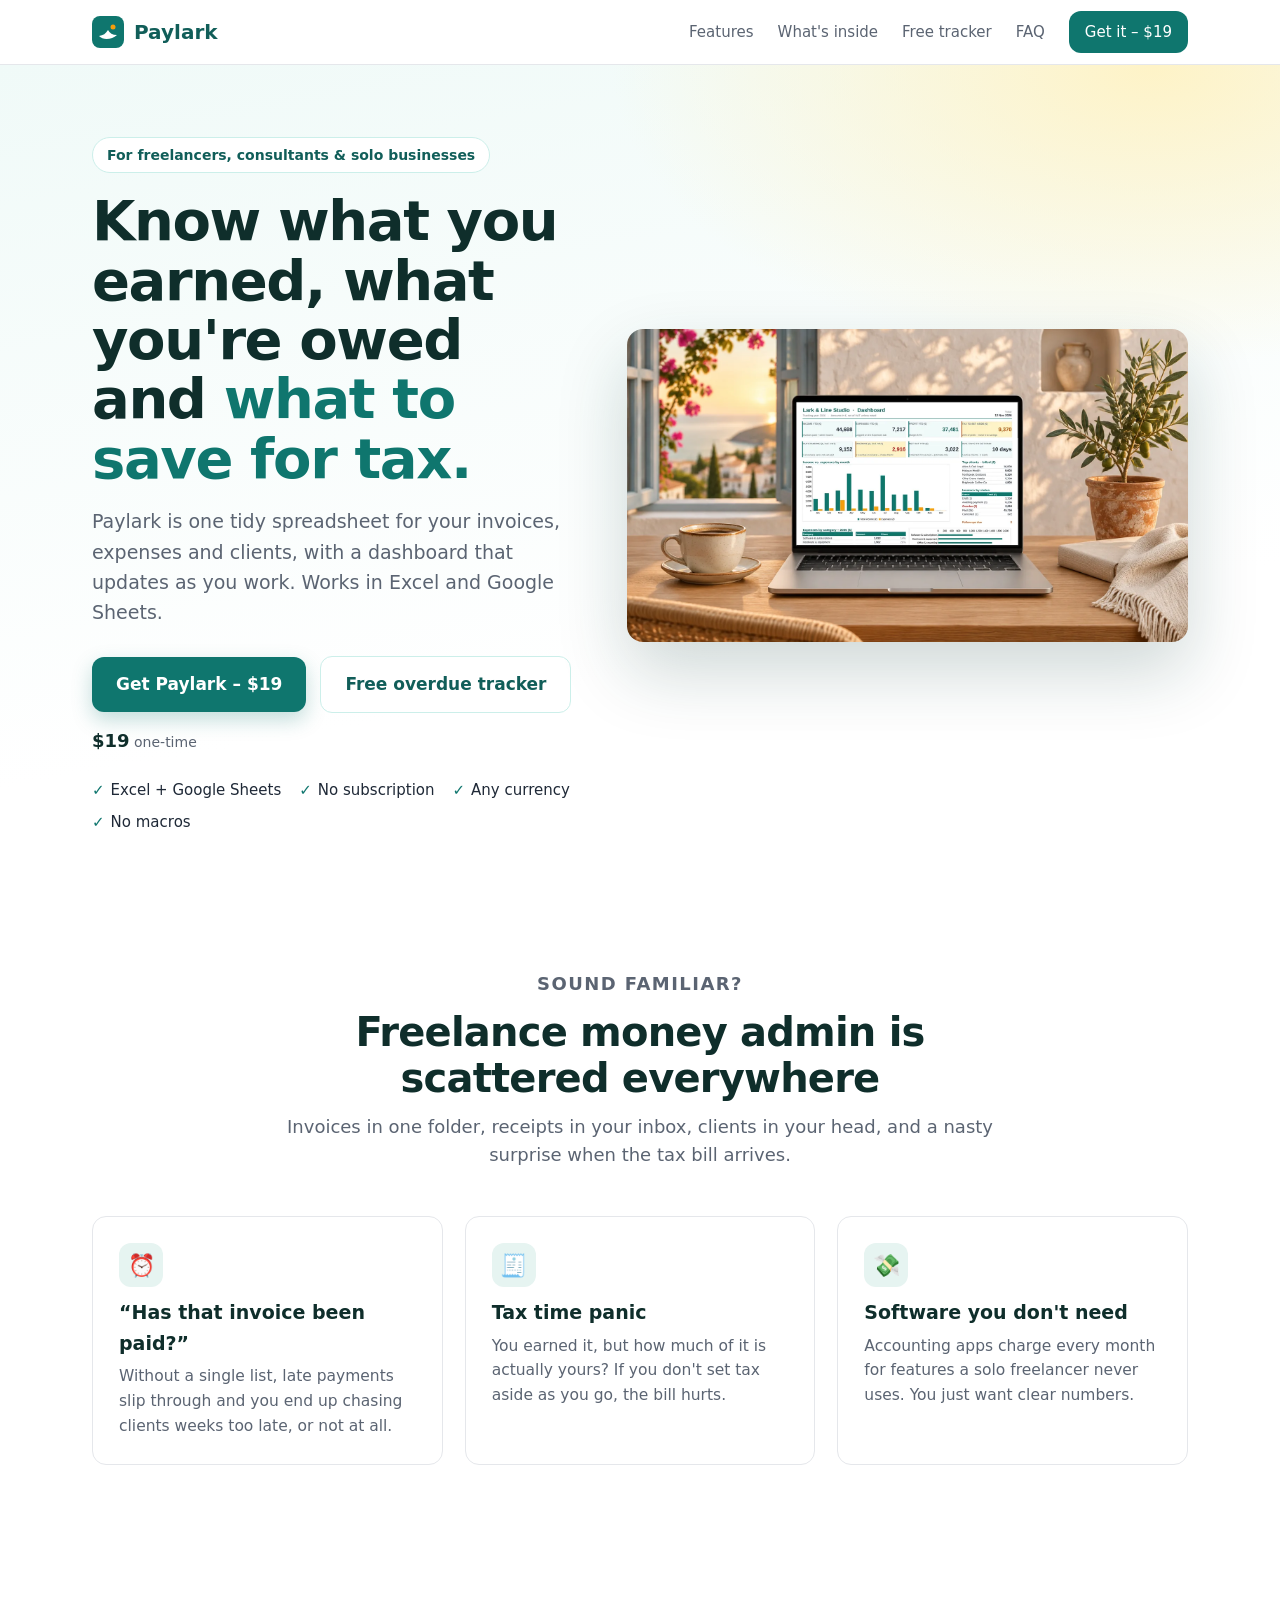
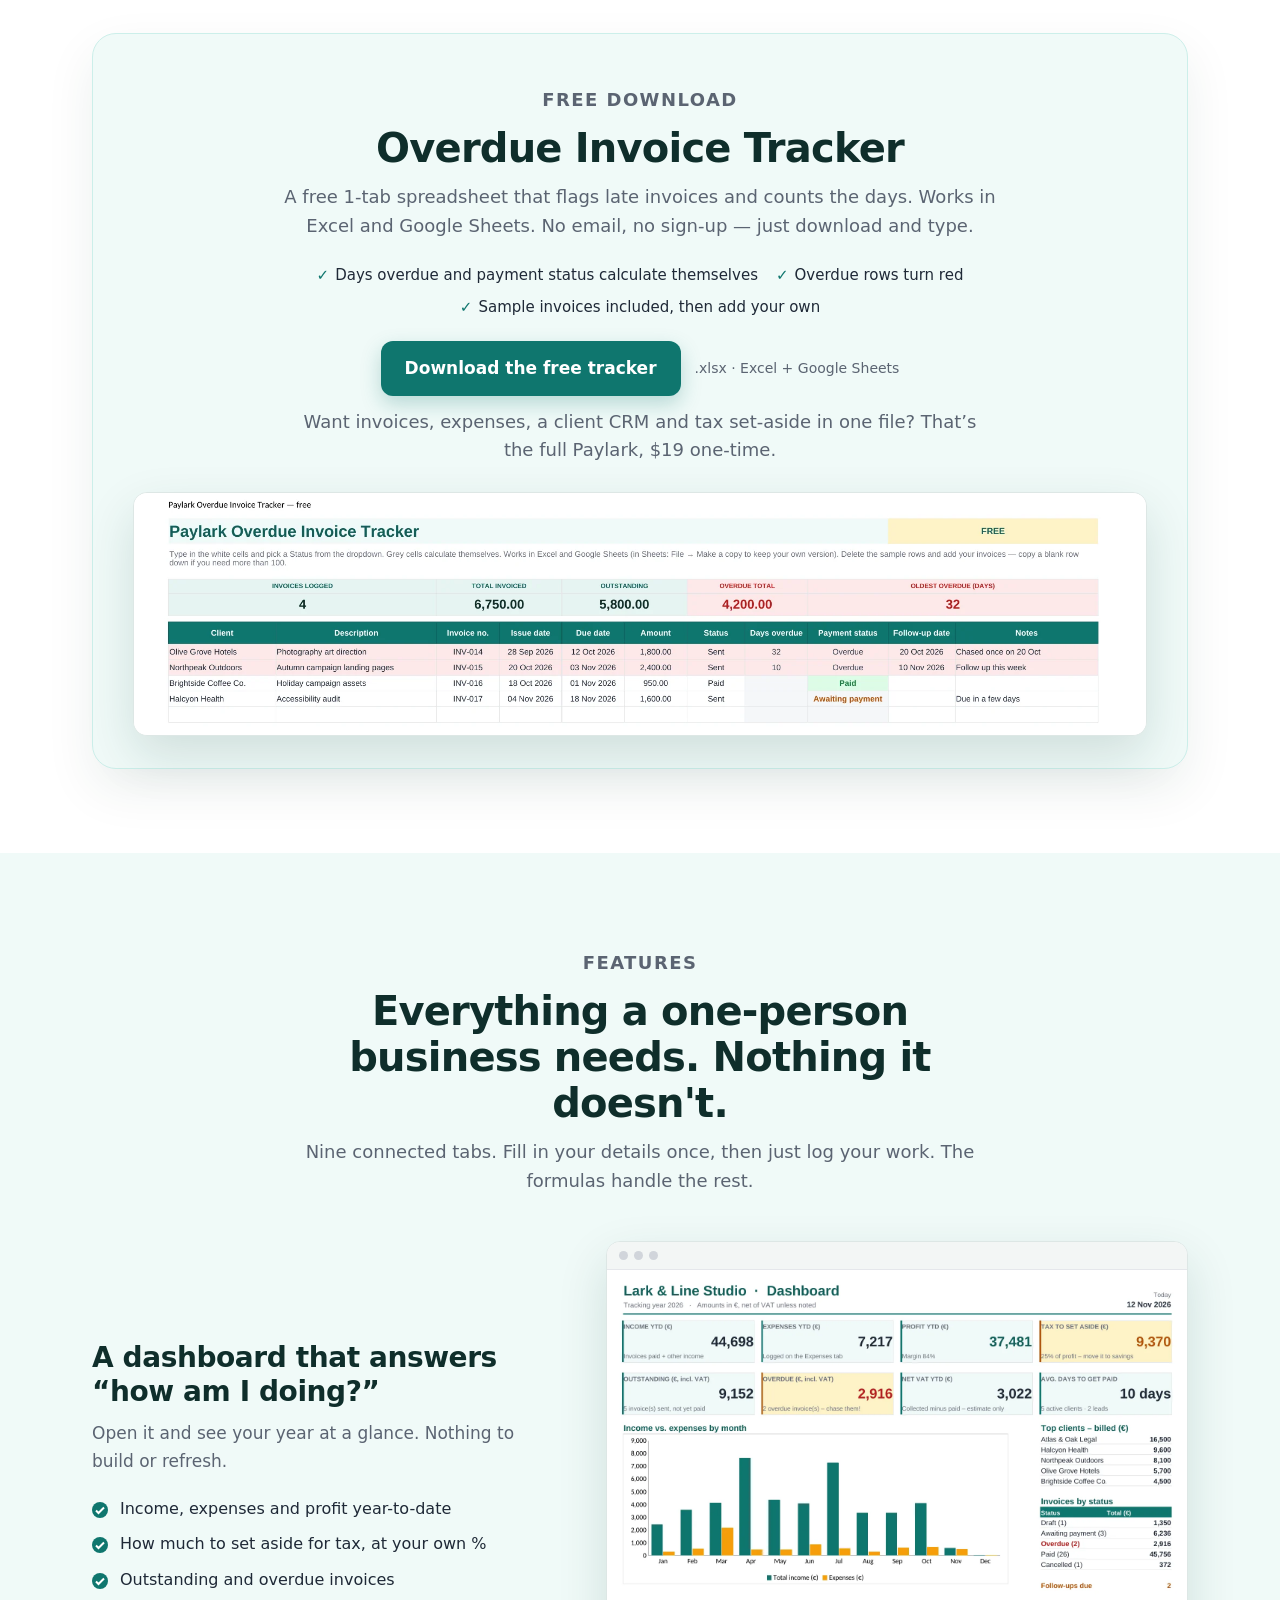
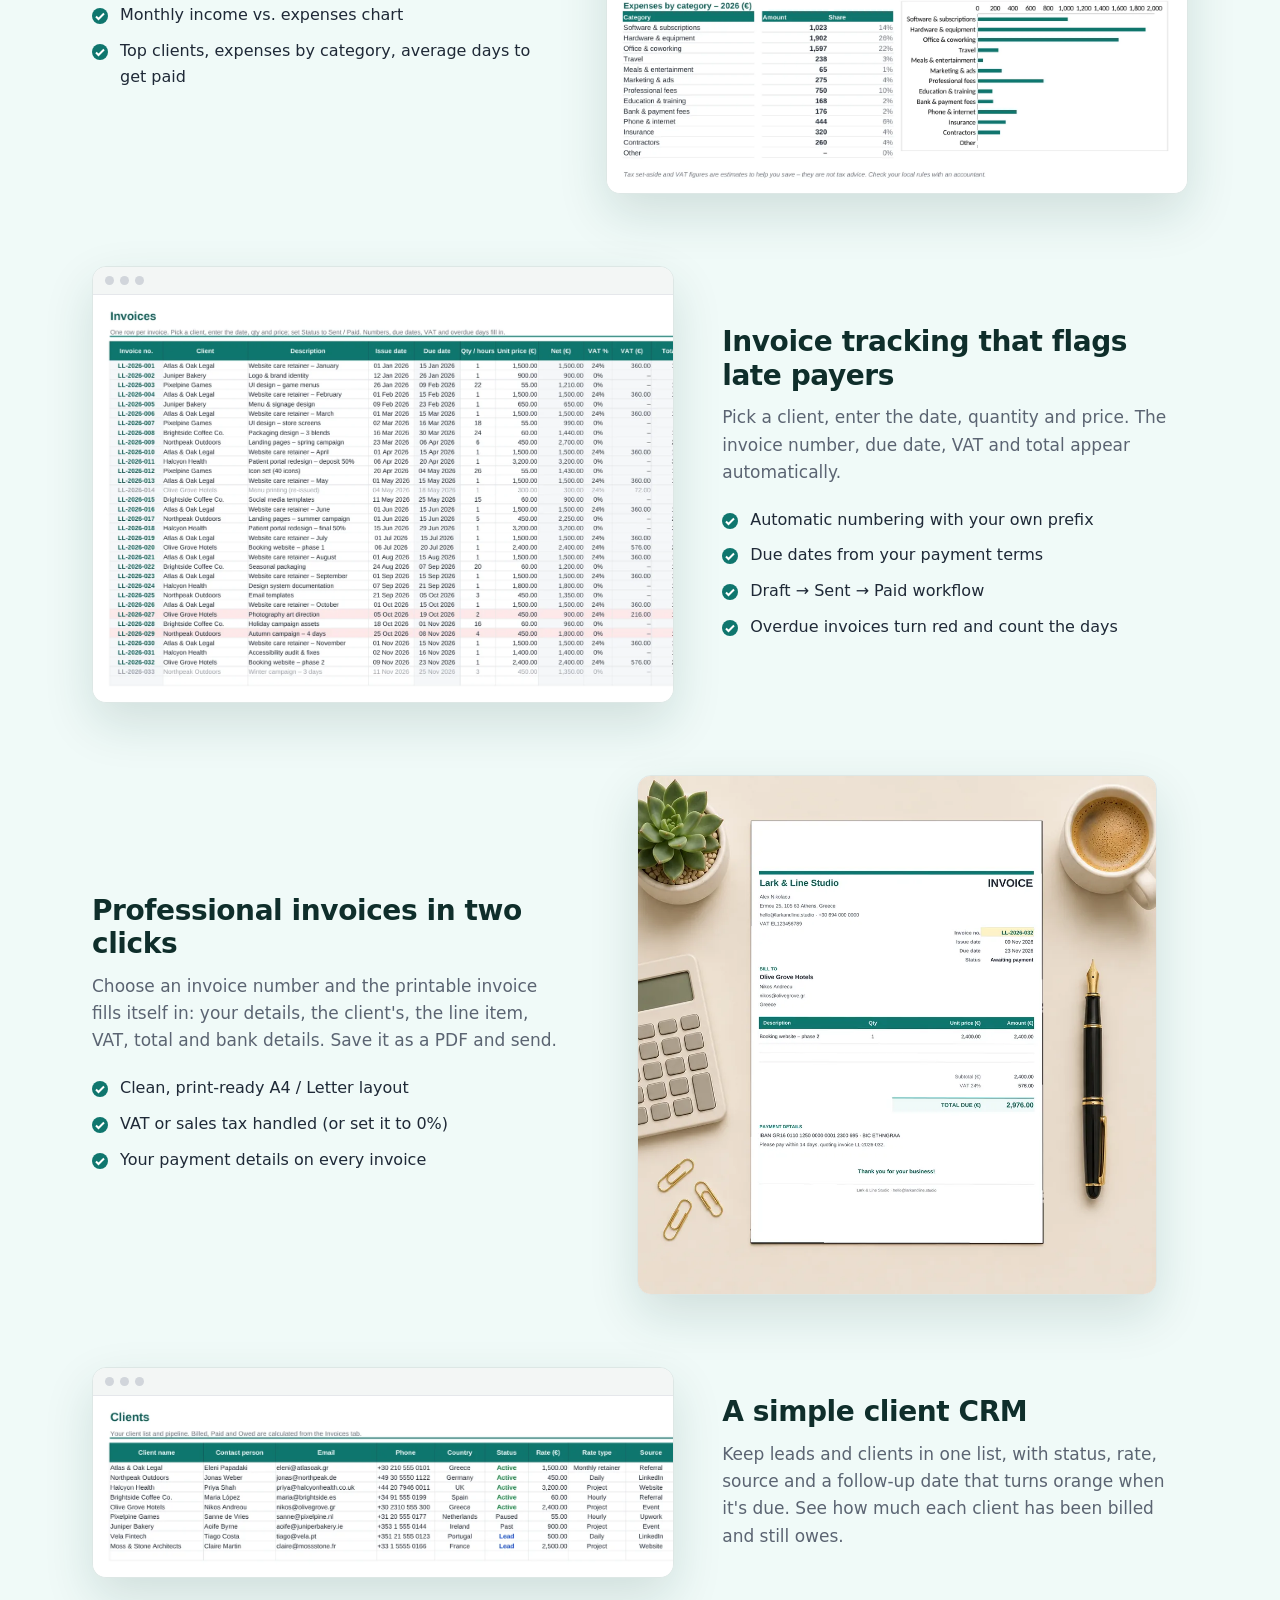
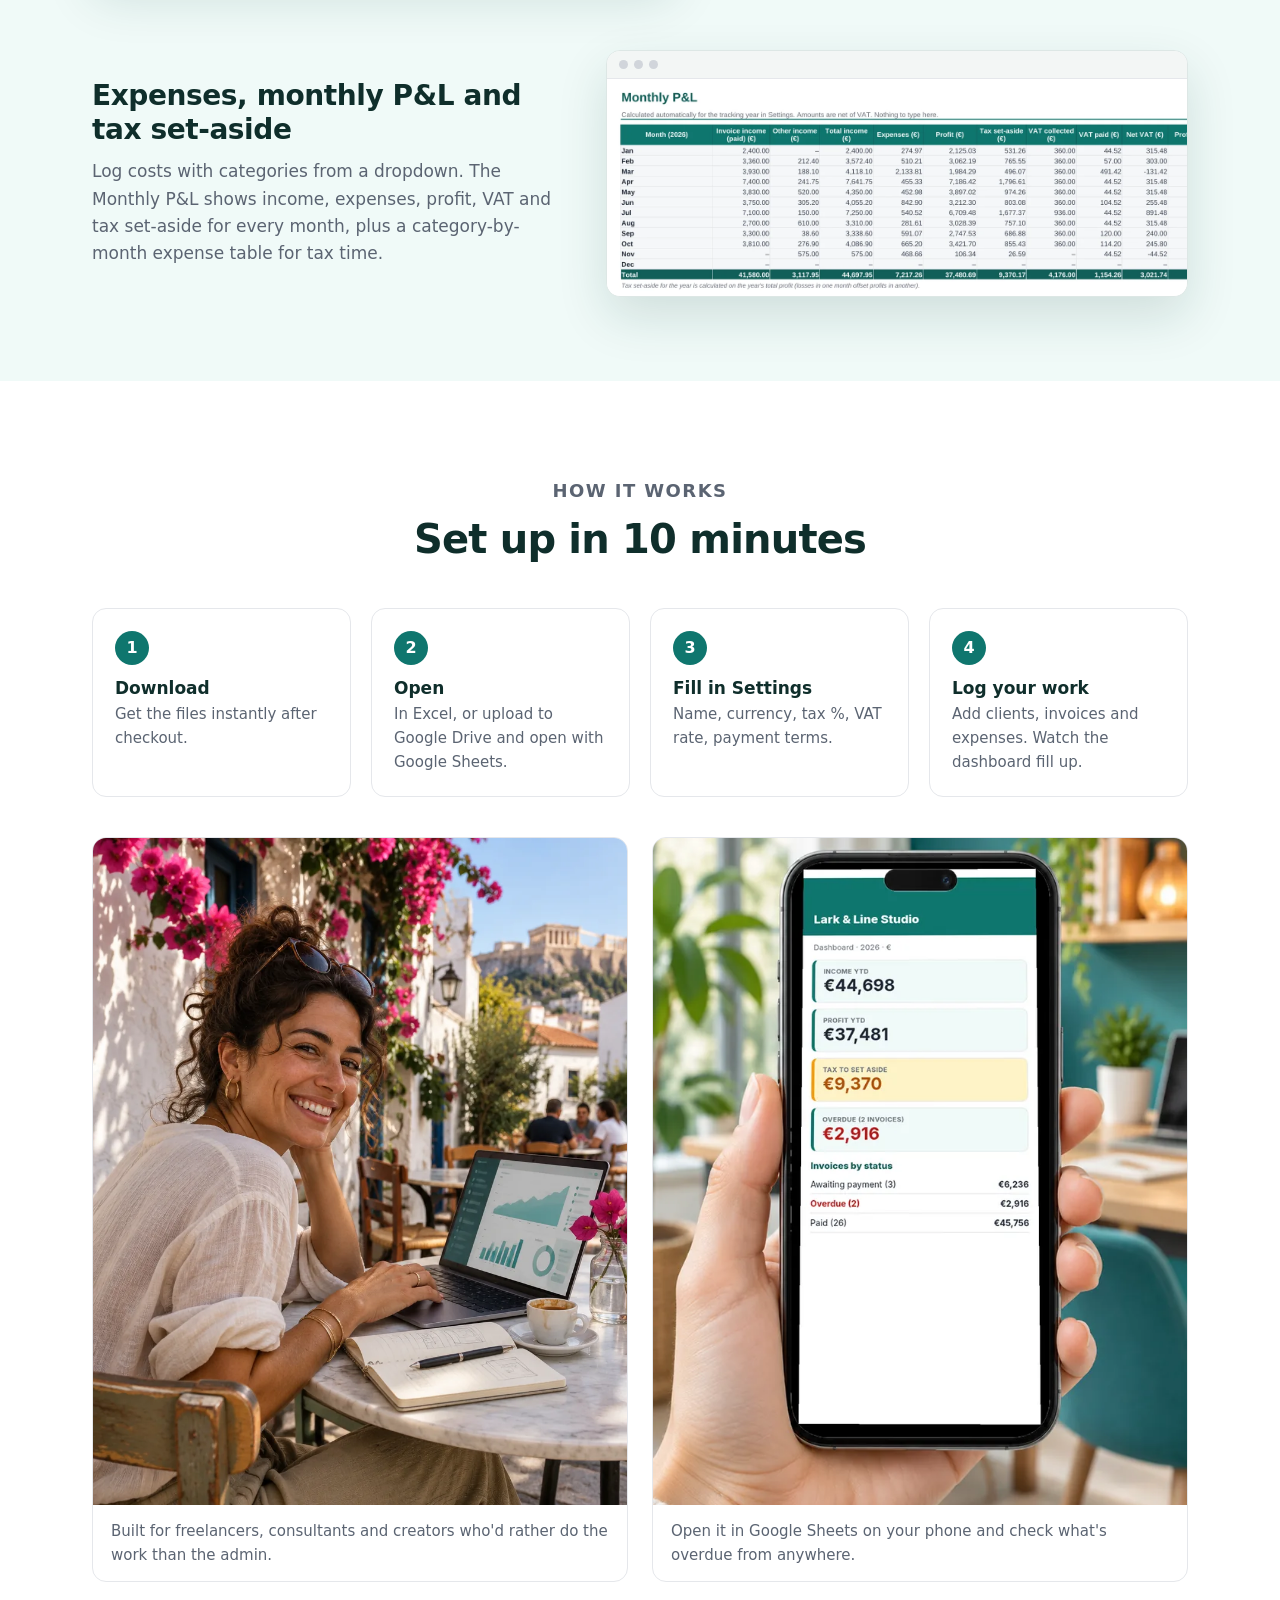
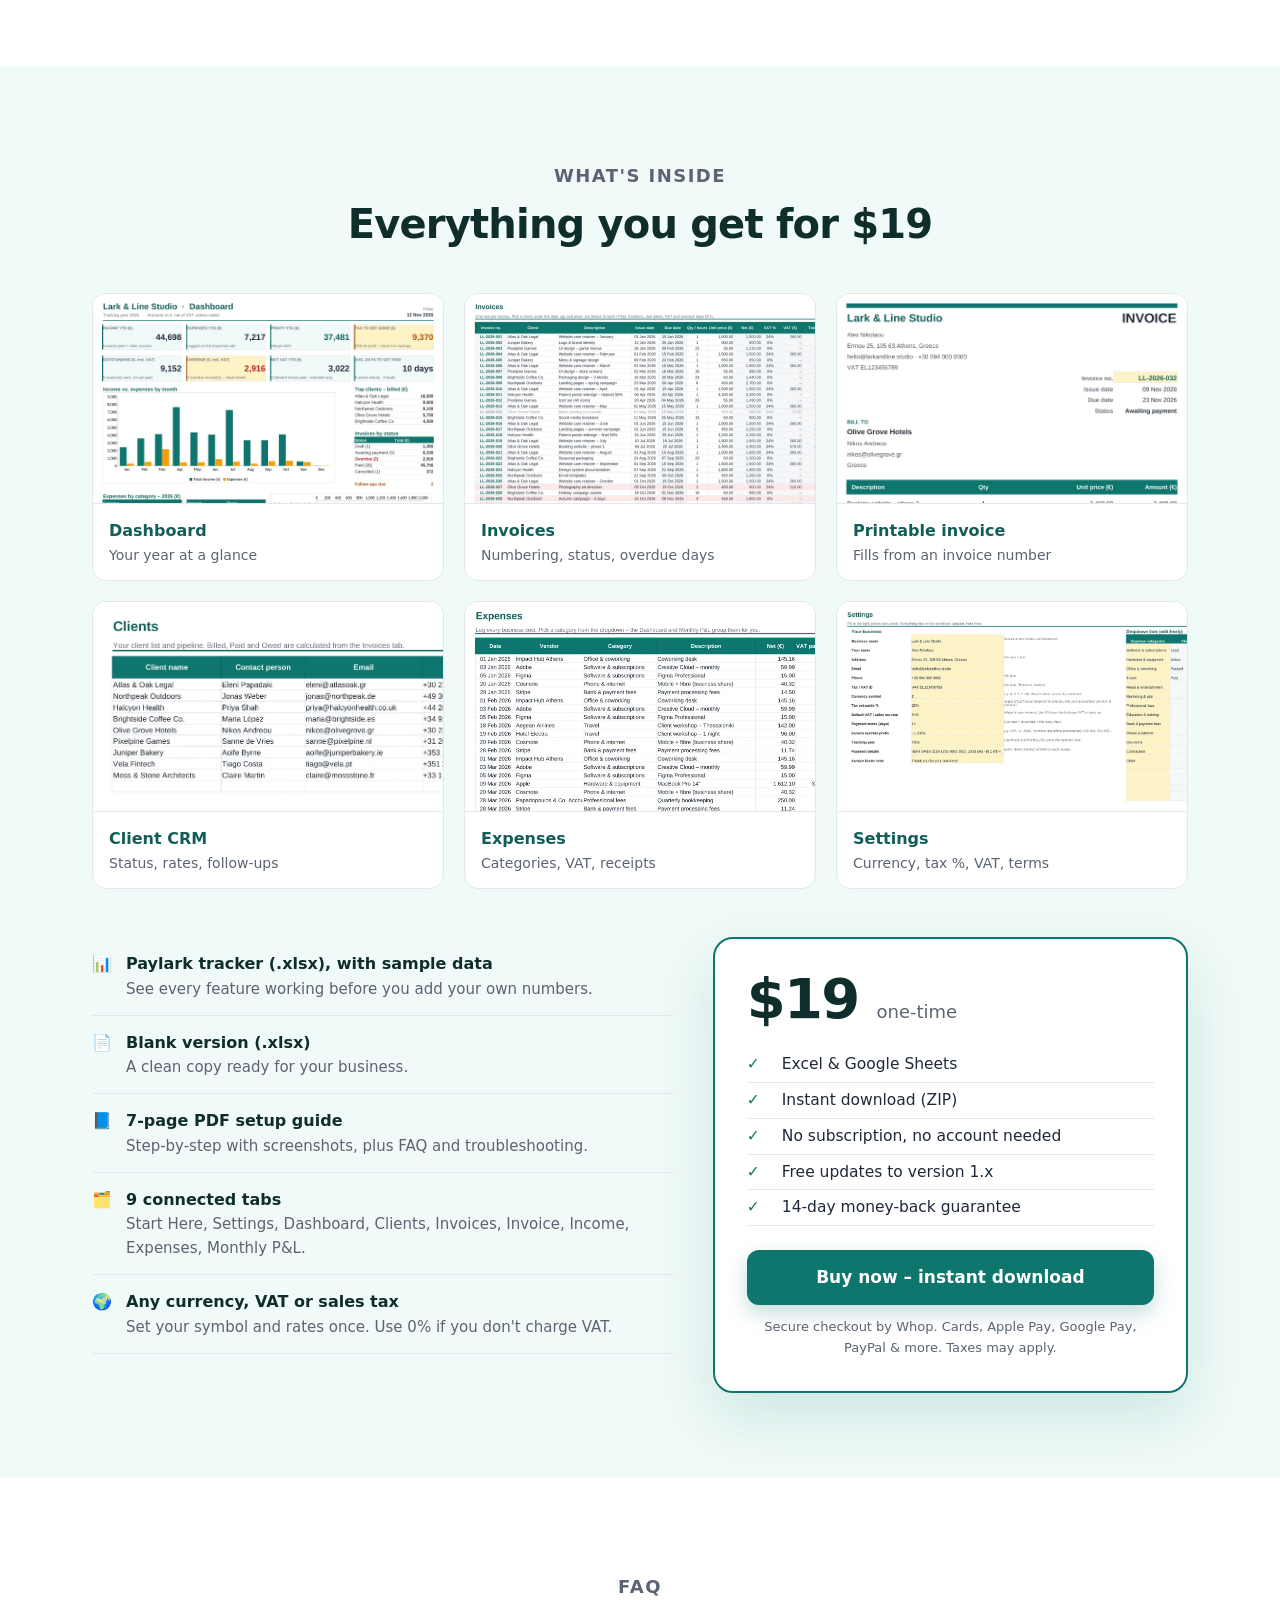
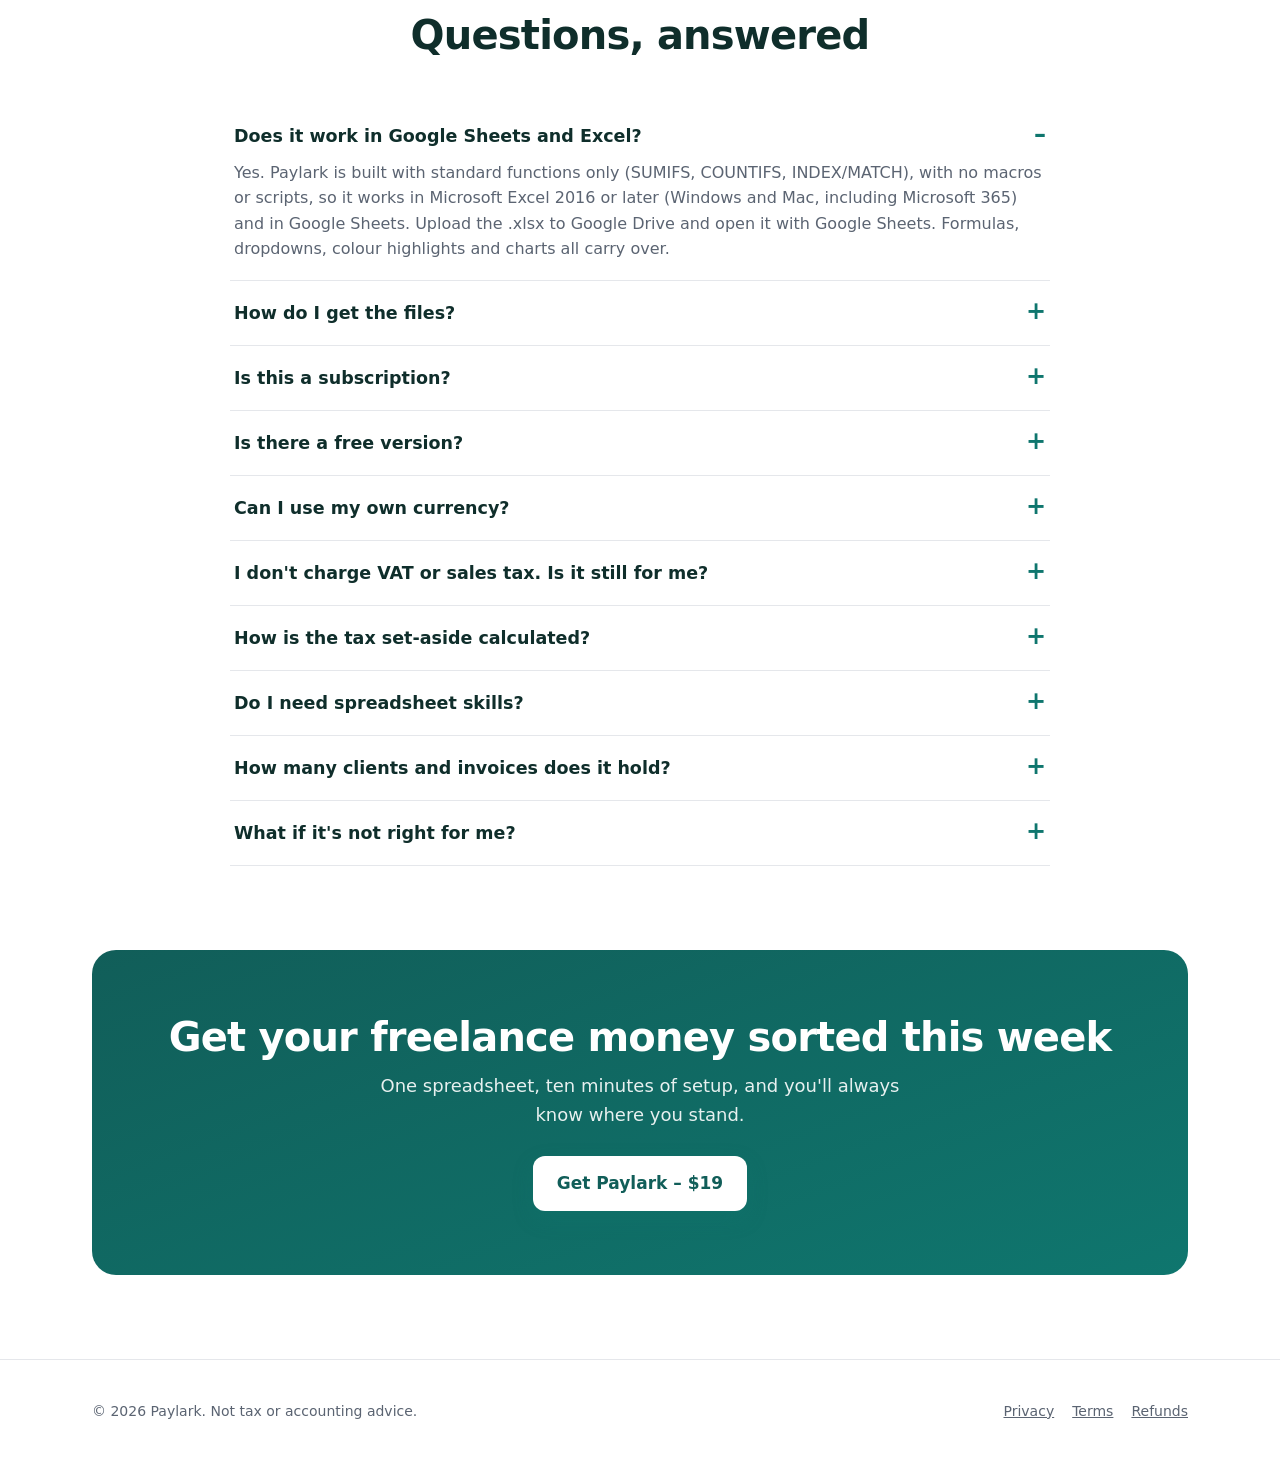
<file: index.html>
<!doctype html>
<html lang="en">
<head>
<meta charset="utf-8">
<meta name="viewport" content="width=device-width,initial-scale=1">
<title>Paylark – Freelancer Invoice & Tax Tracker for Excel + Sheets</title>
<meta name="description" content="Track invoices, expenses, clients and tax set-aside in one Excel + Google Sheets template. Overdue alerts, printable invoices, live dashboard. $19 one-time.">
<link rel="icon" href="assets/logo.svg" type="image/svg+xml">
<meta property="og:type" content="product">
<meta property="og:title" content="Paylark – stop chasing invoices across 5 tabs">
<meta property="og:description" content="One spreadsheet for invoices, expenses, clients and tax set-aside. Excel + Google Sheets. $19 one-time, no subscription.">
<link rel="canonical" href="https://paylarkhkq.github.io/">
<meta property="og:url" content="https://paylarkhkq.github.io/">
<meta property="og:image" content="https://paylarkhkq.github.io/assets/og.jpg">
<meta name="twitter:card" content="summary_large_image">
<meta property="og:site_name" content="Paylark">
<meta property="og:locale" content="en_US">
<meta property="og:image:width" content="1200">
<meta property="og:image:height" content="630">
<meta property="og:image:alt" content="Paylark dashboard on a laptop: income, profit, tax set-aside and monthly chart">
<meta property="product:price:amount" content="19.00">
<meta property="product:price:currency" content="USD">
<meta name="twitter:title" content="Paylark – stop chasing invoices across 5 tabs">
<meta name="twitter:description" content="Invoices, expenses, clients and tax set-aside in one Excel + Google Sheets template. $19 one-time.">
<meta name="twitter:image" content="https://paylarkhkq.github.io/assets/og.jpg">
<meta name="twitter:image:alt" content="Paylark dashboard on a laptop">
<meta name="theme-color" content="#0f3d39">
<meta name="robots" content="index,follow,max-image-preview:large">
<link rel="apple-touch-icon" href="assets/apple-touch-icon.png">
<link rel="sitemap" type="application/xml" href="sitemap.xml">
<link rel="stylesheet" href="assets/styles.css">
<link rel="preload" as="image" href="assets/hero-lifestyle.webp">
<script type="application/ld+json">
{"@context":"https://schema.org","@type":"Product","name":"Paylark – Freelancer Invoice, Expense, Client CRM & Tax Set-Aside Tracker","description":"Spreadsheet template for Excel and Google Sheets with invoice tracker, printable invoice, client CRM, expense log, monthly P&L and tax set-aside dashboard.","image":"https://paylarkhkq.github.io/assets/og.jpg","brand":{"@type":"Brand","name":"Paylark"},"offers":{"@type":"Offer","price":"19.00","priceCurrency":"USD","availability":"https://schema.org/InStock","url":"https://whop.com/checkout/plan_0qD1WNeLsAAWi"},"url":"https://paylarkhkq.github.io/","sku":"paylark-v1","category":"Business spreadsheet template"}
</script>
<script type="application/ld+json">
{"@context": "https://schema.org", "@type": "FAQPage", "mainEntity": [{"@type": "Question", "name": "How do I get the files?", "acceptedAnswer": {"@type": "Answer", "text": "Instantly. Checkout is handled by Whop. Right after paying, open Paylark Download in your Whop account (whop.com/hub) to download the ZIP with the tracker (sample and blank versions) and the PDF setup guide. Whop also emails you a link."}}, {"@type": "Question", "name": "Is this a subscription?", "acceptedAnswer": {"@type": "Answer", "text": "No. You pay $19 once and the file is yours to use in your business for as long as you like."}}, {"@type": "Question", "name": "Is there a free version?", "acceptedAnswer": {"@type": "Answer", "text": "Yes. The 1-tab Overdue Invoice Tracker is a free download, no email required. The $19 workbook adds a printable invoice, expenses, a simple client CRM, tax set-aside and a live dashboard, in 9 connected tabs."}}, {"@type": "Question", "name": "Can I use my own currency?", "acceptedAnswer": {"@type": "Answer", "text": "Yes. Type your currency symbol in Settings ($, €, £, ₹, A$…) and it shows across the workbook."}}, {"@type": "Question", "name": "I don't charge VAT or sales tax. Is it still for me?", "acceptedAnswer": {"@type": "Answer", "text": "Absolutely. Set the VAT rate to 0% and the VAT columns stay empty. If you do charge VAT, you can change the rate per invoice (e.g. 0% for reverse-charge clients) and see an estimate of net VAT."}}, {"@type": "Question", "name": "How is the tax set-aside calculated?", "acceptedAnswer": {"@type": "Answer", "text": "It's your year-to-date profit multiplied by the percentage you choose in Settings. It's a savings guide to help you avoid surprises, not tax advice. Your accountant can tell you the right percentage."}}, {"@type": "Question", "name": "Do I need spreadsheet skills?", "acceptedAnswer": {"@type": "Answer", "text": "No. You type into the white cells and pick from dropdowns. The grey cells calculate themselves. The setup guide walks you through everything with screenshots."}}, {"@type": "Question", "name": "How many clients and invoices does it hold?", "acceptedAnswer": {"@type": "Answer", "text": "100 clients, 300 invoices, 300 income entries and 500 expenses per file, which is plenty for most freelancers' year. You can extend it by copying rows down."}}, {"@type": "Question", "name": "What if it's not right for me?", "acceptedAnswer": {"@type": "Answer", "text": "Message us through Whop support within 14 days of purchase and we'll refund you. See the refund policy."}}]}
</script>
</head>
<body>
<header class="nav"><div class="wrap">
 <a class="logo" href="#top"><img src="assets/logo.svg" alt="" width="32" height="32">Paylark</a>
 <nav><a href="#features">Features</a><a href="#inside">What's inside</a><a href="#free">Free tracker</a><a href="#faq">FAQ</a><a class="btn sm" href="https://whop.com/checkout/plan_0qD1WNeLsAAWi">Get it – $19</a></nav>
</div></header>

<main id="top">
<section class="hero"><div class="wrap">
 <div>
  <span class="eyebrow">For freelancers, consultants &amp; solo businesses</span>
  <h1>Know what you earned, what you're owed and <em>what to save for tax.</em></h1>
  <p class="lead">Paylark is one tidy spreadsheet for your invoices, expenses and clients, with a dashboard that updates as you work. Works in Excel and Google Sheets.</p>
  <div class="cta">
   <a class="btn" href="https://whop.com/checkout/plan_0qD1WNeLsAAWi">Get Paylark – $19</a>
   <a class="btn ghost" href="#free">Free overdue tracker</a>
   <span class="price-note"><b>$19</b> one-time</span>
  </div>
  <ul class="checks"><li>Excel + Google Sheets</li><li>No subscription</li><li>Any currency</li><li>No macros</li></ul>
 </div>
 <img class="hero-img" src="assets/hero-lifestyle.webp" width="1600" height="895" alt="Laptop on a sunny desk showing the Paylark dashboard with income, profit, tax set-aside and a monthly chart" style="border-radius:16px;box-shadow:0 30px 70px rgba(15,61,57,.20)">
</div></section>

<section class="problem"><div class="wrap">
 <div class="sec-h"><p class="kicker">Sound familiar?</p><h2>Freelance money admin is scattered everywhere</h2><p>Invoices in one folder, receipts in your inbox, clients in your head, and a nasty surprise when the tax bill arrives.</p></div>
 <div class="grid3">
  <div class="card"><div class="ico">⏰</div><h3>“Has that invoice been paid?”</h3><p>Without a single list, late payments slip through and you end up chasing clients weeks too late, or not at all.</p></div>
  <div class="card"><div class="ico">🧾</div><h3>Tax time panic</h3><p>You earned it, but how much of it is actually yours? If you don't set tax aside as you go, the bill hurts.</p></div>
  <div class="card"><div class="ico">💸</div><h3>Software you don't need</h3><p>Accounting apps charge every month for features a solo freelancer never uses. You just want clear numbers.</p></div>
 </div>
</div></section>

<section class="free-sec" id="free"><div class="wrap">
 <div class="freebox">
  <div class="intro">
   <p class="kicker">Free download</p>
   <h2>Overdue Invoice Tracker</h2>
   <p>A free 1-tab spreadsheet that flags late invoices and counts the days. Works in Excel and Google Sheets. No email, no sign-up — just download and type.</p>
   <ul class="checks"><li>Days overdue and payment status calculate themselves</li><li>Overdue rows turn red</li><li>Sample invoices included, then add your own</li></ul>
   <div class="cta">
    <a class="btn" href="free/paylark-overdue-invoice-tracker.xlsx" download="paylark-overdue-invoice-tracker.xlsx">Download the free tracker</a>
    <span class="price-note">.xlsx · Excel + Google Sheets</span>
   </div>
   <p class="free-upgrade">Want invoices, expenses, a client CRM and tax set-aside in one file? That’s the full Paylark, $19 one-time.</p>
  </div>
  <div class="free-shot"><img src="assets/free-tracker.webp" width="1871" height="448" alt="The free Paylark Overdue Invoice Tracker, with overdue totals, red late rows and a paid invoice marked in green"></div>
 </div>
</div></section>

<section class="features" id="features"><div class="wrap">
 <div class="sec-h"><p class="kicker">Features</p><h2>Everything a one-person business needs. Nothing it doesn't.</h2><p>Nine connected tabs. Fill in your details once, then just log your work. The formulas handle the rest.</p></div>

 <div class="feat">
  <div class="txt"><h3>A dashboard that answers “how am I doing?”</h3><p>Open it and see your year at a glance. Nothing to build or refresh.</p>
   <ul><li>Income, expenses and profit year-to-date</li><li>How much to set aside for tax, at your own %</li><li>Outstanding and overdue invoices</li><li>Monthly income vs. expenses chart</li><li>Top clients, expenses by category, average days to get paid</li></ul></div>
  <div class="shot"><div class="bar"><i></i><i></i><i></i></div><img loading="lazy" src="assets/dashboard.webp" width="1552" height="1398" alt="Paylark dashboard tab"></div>
 </div>

 <div class="feat rev">
  <div class="txt"><h3>Invoice tracking that flags late payers</h3><p>Pick a client, enter the date, quantity and price. The invoice number, due date, VAT and total appear automatically.</p>
   <ul><li>Automatic numbering with your own prefix</li><li>Due dates from your payment terms</li><li>Draft → Sent → Paid workflow</li><li>Overdue invoices turn red and count the days</li></ul></div>
  <div class="shot"><div class="bar"><i></i><i></i><i></i></div><img loading="lazy" src="assets/invoices.webp" width="1400" height="983" alt="Invoices tab with paid, awaiting and overdue invoices"></div>
 </div>

 <div class="feat">
  <div class="txt"><h3>Professional invoices in two clicks</h3><p>Choose an invoice number and the printable invoice fills itself in: your details, the client's, the line item, VAT, total and bank details. Save it as a PDF and send.</p>
   <ul><li>Clean, print-ready A4 / Letter layout</li><li>VAT or sales tax handled (or set it to 0%)</li><li>Your payment details on every invoice</li></ul></div>
  <div class="shot" style="max-width:520px;margin:0 auto"><img loading="lazy" src="assets/invoice-flatlay.webp" width="1000" height="1000" alt="A printed Paylark invoice on a desk next to a pen and calculator"></div>
 </div>

 <div class="feat rev">
  <div class="txt"><h3>A simple client CRM</h3><p>Keep leads and clients in one list, with status, rate, source and a follow-up date that turns orange when it's due. See how much each client has been billed and still owes.</p></div>
  <div class="shot"><div class="bar"><i></i><i></i><i></i></div><img loading="lazy" src="assets/clients.webp" width="1400" height="435" alt="Clients tab with status, rates, follow-ups and totals billed"></div>
 </div>

 <div class="feat">
  <div class="txt"><h3>Expenses, monthly P&amp;L and tax set-aside</h3><p>Log costs with categories from a dropdown. The Monthly P&amp;L shows income, expenses, profit, VAT and tax set-aside for every month, plus a category-by-month expense table for tax time.</p></div>
  <div class="shot"><div class="bar"><i></i><i></i><i></i></div><img loading="lazy" src="assets/pl.webp" width="1400" height="524" alt="Monthly profit and loss tab"></div>
 </div>
</div></section>

<section id="how"><div class="wrap">
 <div class="sec-h"><p class="kicker">How it works</p><h2>Set up in 10 minutes</h2></div>
 <div class="steps">
  <div><h3>Download</h3><p>Get the files instantly after checkout.</p></div>
  <div><h3>Open</h3><p>In Excel, or upload to Google Drive and open with Google Sheets.</p></div>
  <div><h3>Fill in Settings</h3><p>Name, currency, tax %, VAT rate, payment terms.</p></div>
  <div><h3>Log your work</h3><p>Add clients, invoices and expenses. Watch the dashboard fill up.</p></div>
 </div>
 <div class="duo">
  <figure><img loading="lazy" src="assets/freelancer.webp" width="896" height="1120" alt="Freelancer smiling at a café table in Athens with her laptop"><figcaption>Built for freelancers, consultants and creators who'd rather do the work than the admin.</figcaption></figure>
  <figure><img loading="lazy" src="assets/phone.webp" width="700" height="1251" alt="Paylark dashboard in Google Sheets on a phone"><figcaption>Open it in Google Sheets on your phone and check what's overdue from anywhere.</figcaption></figure>
 </div>
</div></section>

<section id="inside" style="background:var(--acc-xl)"><div class="wrap">
 <div class="sec-h"><p class="kicker">What's inside</p><h2>Everything you get for $19</h2></div>
 <div class="gallery" style="margin-bottom:48px">
  <figure><div class="thumb"><img loading="lazy" src="assets/dashboard.webp" alt="Dashboard"></div><figcaption>Dashboard<span>Your year at a glance</span></figcaption></figure>
  <figure><div class="thumb"><img loading="lazy" src="assets/invoices.webp" alt="Invoices"></div><figcaption>Invoices<span>Numbering, status, overdue days</span></figcaption></figure>
  <figure><div class="thumb"><img loading="lazy" src="assets/invoice.webp" alt="Printable invoice"></div><figcaption>Printable invoice<span>Fills from an invoice number</span></figcaption></figure>
  <figure><div class="thumb"><img loading="lazy" src="assets/clients.webp" alt="Clients"></div><figcaption>Client CRM<span>Status, rates, follow-ups</span></figcaption></figure>
  <figure><div class="thumb"><img loading="lazy" src="assets/expenses.webp" alt="Expenses"></div><figcaption>Expenses<span>Categories, VAT, receipts</span></figcaption></figure>
  <figure><div class="thumb"><img loading="lazy" src="assets/settings.webp" alt="Settings"></div><figcaption>Settings<span>Currency, tax %, VAT, terms</span></figcaption></figure>
 </div>
 <div class="incl">
  <ul>
   <li><div>📊</div><div><b>Paylark tracker (.xlsx), with sample data</b><span>See every feature working before you add your own numbers.</span></div></li>
   <li><div>📄</div><div><b>Blank version (.xlsx)</b><span>A clean copy ready for your business.</span></div></li>
   <li><div>📘</div><div><b>7-page PDF setup guide</b><span>Step-by-step with screenshots, plus FAQ and troubleshooting.</span></div></li>
   <li><div>🗂️</div><div><b>9 connected tabs</b><span>Start Here, Settings, Dashboard, Clients, Invoices, Invoice, Income, Expenses, Monthly P&amp;L.</span></div></li>
   <li><div>🌍</div><div><b>Any currency, VAT or sales tax</b><span>Set your symbol and rates once. Use 0% if you don't charge VAT.</span></div></li>
  </ul>
  <div class="buybox" id="buy">
   <div class="amt">$19 <small>one-time</small></div>
   <ul><li>Excel &amp; Google Sheets</li><li>Instant download (ZIP)</li><li>No subscription, no account needed</li><li>Free updates to version 1.x</li><li>14-day money-back guarantee</li></ul>
   <a class="btn" href="https://whop.com/checkout/plan_0qD1WNeLsAAWi">Buy now – instant download</a>
   <p class="fine">Secure checkout by Whop. Cards, Apple Pay, Google Pay, PayPal &amp; more. Taxes may apply.</p>
  </div>
 </div>
</div></section>

<section id="faq"><div class="wrap">
 <div class="sec-h"><p class="kicker">FAQ</p><h2>Questions, answered</h2></div>
 <div class="faq">
  <details open><summary>Does it work in Google Sheets and Excel?</summary><p>Yes. Paylark is built with standard functions only (SUMIFS, COUNTIFS, INDEX/MATCH), with no macros or scripts, so it works in Microsoft Excel 2016 or later (Windows and Mac, including Microsoft 365) and in Google Sheets. Upload the .xlsx to Google Drive and open it with Google Sheets. Formulas, dropdowns, colour highlights and charts all carry over.</p></details>
  <details><summary>How do I get the files?</summary><p>Instantly. Checkout is handled by Whop. Right after paying, open <b>Paylark Download</b> in your Whop account (whop.com/hub) to download the ZIP with the tracker (sample and blank versions) and the PDF setup guide. Whop also emails you a link.</p></details>
  <details><summary>Is this a subscription?</summary><p>No. You pay $19 once and the file is yours to use in your business for as long as you like.</p></details>
  <details><summary>Is there a free version?</summary><p>Yes. The 1-tab <a href="#free">Overdue Invoice Tracker</a> is a free download, no email required. The $19 workbook adds a printable invoice, expenses, a simple client CRM, tax set-aside and a live dashboard, in 9 connected tabs.</p></details>
  <details><summary>Can I use my own currency?</summary><p>Yes. Type your currency symbol in Settings ($, €, £, ₹, A$…) and it shows across the workbook.</p></details>
  <details><summary>I don't charge VAT or sales tax. Is it still for me?</summary><p>Absolutely. Set the VAT rate to 0% and the VAT columns stay empty. If you do charge VAT, you can change the rate per invoice (e.g. 0% for reverse-charge clients) and see an estimate of net VAT.</p></details>
  <details><summary>How is the tax set-aside calculated?</summary><p>It's your year-to-date profit multiplied by the percentage you choose in Settings. It's a savings guide to help you avoid surprises, not tax advice. Your accountant can tell you the right percentage.</p></details>
  <details><summary>Do I need spreadsheet skills?</summary><p>No. You type into the white cells and pick from dropdowns. The grey cells calculate themselves. The setup guide walks you through everything with screenshots.</p></details>
  <details><summary>How many clients and invoices does it hold?</summary><p>100 clients, 300 invoices, 300 income entries and 500 expenses per file, which is plenty for most freelancers' year. You can extend it by copying rows down.</p></details>
  <details><summary>What if it's not right for me?</summary><p>Message us through Whop support within 14 days of purchase and we'll refund you. See the <a href="refund.html">refund policy</a>.</p></details>
 </div>
</div></section>

<section style="padding-top:0"><div class="wrap">
 <div class="final"><h2>Get your freelance money sorted this week</h2><p>One spreadsheet, ten minutes of setup, and you'll always know where you stand.</p><a class="btn" href="https://whop.com/checkout/plan_0qD1WNeLsAAWi">Get Paylark – $19</a></div>
</div></section>
</main>

<footer><div class="wrap">
 <span>© <span id="y">2026</span> Paylark. Not tax or accounting advice.</span>
 <span><a href="privacy.html">Privacy</a><a href="terms.html">Terms</a><a href="refund.html">Refunds</a></span>
</div></footer>
<script>document.getElementById('y').textContent=new Date().getFullYear()</script>
<script data-goatcounter="https://gagostili.goatcounter.com/count" async src="//gc.zgo.at/count.js"></script>
</body>
</html>
</file>
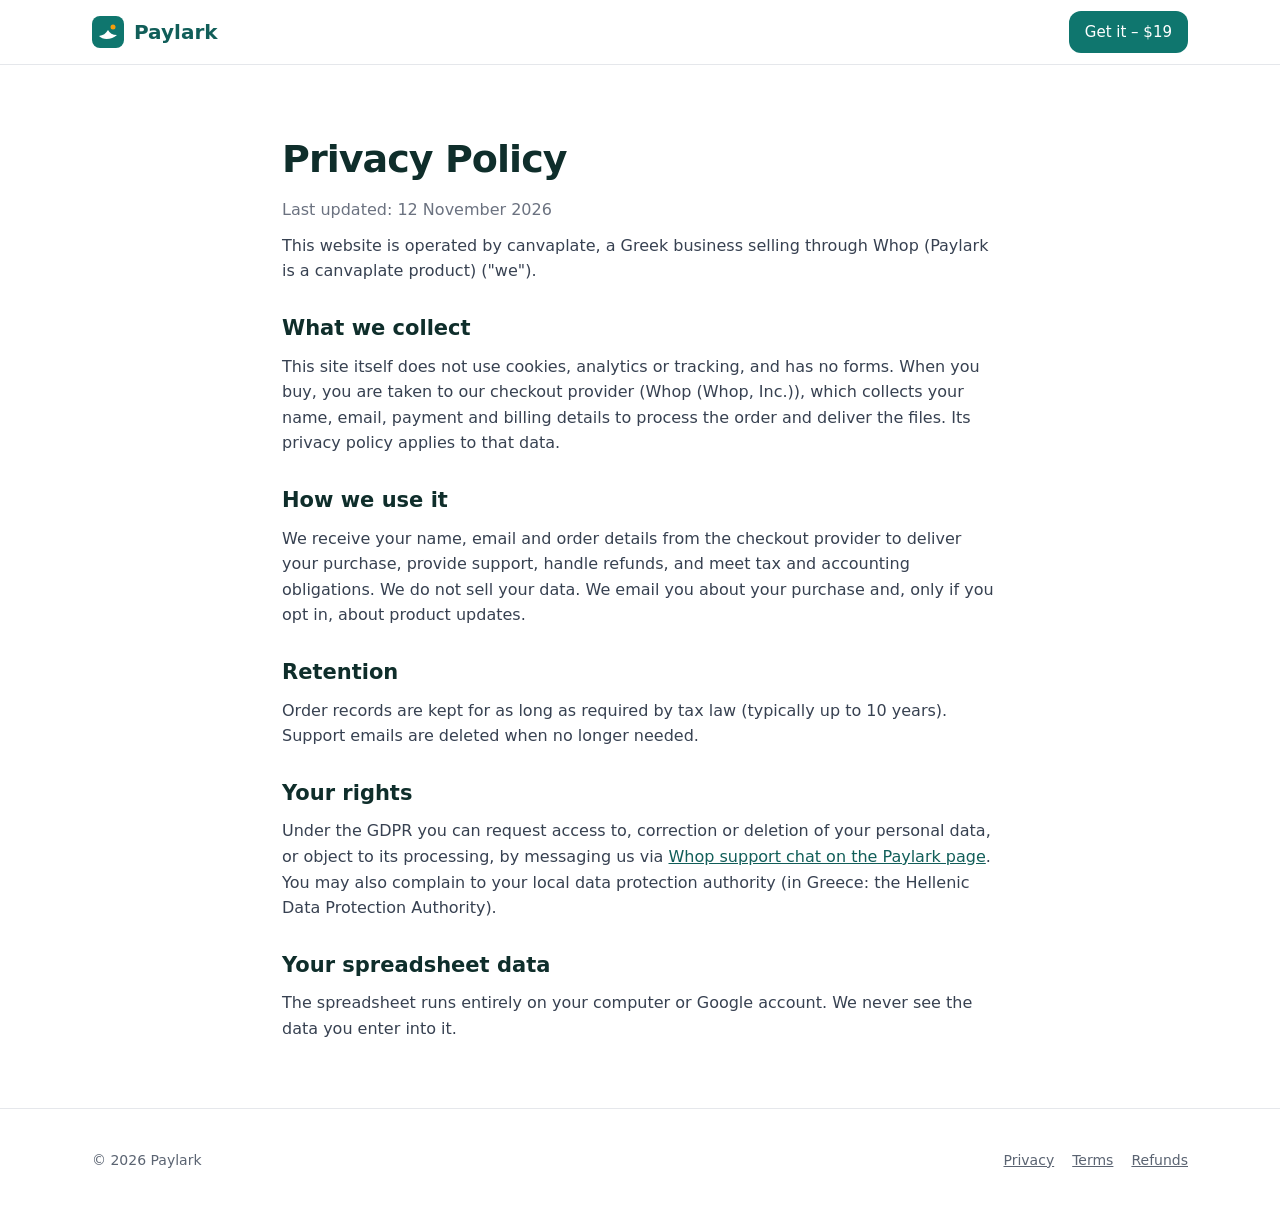
<file: privacy.html>
<!doctype html><html lang="en"><head><meta charset="utf-8"><meta name="viewport" content="width=device-width,initial-scale=1"><title>Privacy Policy – Paylark</title><link rel="icon" href="assets/logo.svg" type="image/svg+xml"><link rel="stylesheet" href="assets/styles.css"><meta name="robots" content="noindex"><link rel="canonical" href="https://paylarkhkq.github.io/privacy.html">
</head><body>
<header class="nav"><div class="wrap"><a class="logo" href="index.html"><img src="assets/logo.svg" alt="" width="32" height="32">Paylark</a><nav><a class="btn sm" href="index.html#buy">Get it – $19</a></nav></div></header>
<main class="legal"><h1>Privacy Policy</h1><p style="color:#6B7280">Last updated: 12 November 2026</p>
<p>This website is operated by canvaplate, a Greek business selling through Whop (Paylark is a canvaplate product) ("we").</p>
<h2>What we collect</h2><p>This site itself does not use cookies, analytics or tracking, and has no forms. When you buy, you are taken to our checkout provider (Whop (Whop, Inc.)), which collects your name, email, payment and billing details to process the order and deliver the files. Its privacy policy applies to that data.</p>
<h2>How we use it</h2><p>We receive your name, email and order details from the checkout provider to deliver your purchase, provide support, handle refunds, and meet tax and accounting obligations. We do not sell your data. We email you about your purchase and, only if you opt in, about product updates.</p>
<h2>Retention</h2><p>Order records are kept for as long as required by tax law (typically up to 10 years). Support emails are deleted when no longer needed.</p>
<h2>Your rights</h2><p>Under the GDPR you can request access to, correction or deletion of your personal data, or object to its processing, by messaging us via <a href="https://whop.com/canvaplate/paylark/">Whop support chat on the Paylark page</a>. You may also complain to your local data protection authority (in Greece: the Hellenic Data Protection Authority).</p>
<h2>Your spreadsheet data</h2><p>The spreadsheet runs entirely on your computer or Google account. We never see the data you enter into it.</p>
</main>
<footer><div class="wrap"><span>© 2026 Paylark</span><span><a href="privacy.html">Privacy</a><a href="terms.html">Terms</a><a href="refund.html">Refunds</a></span></div></footer><script data-goatcounter="https://gagostili.goatcounter.com/count" async src="//gc.zgo.at/count.js"></script>
</body></html>
</file>
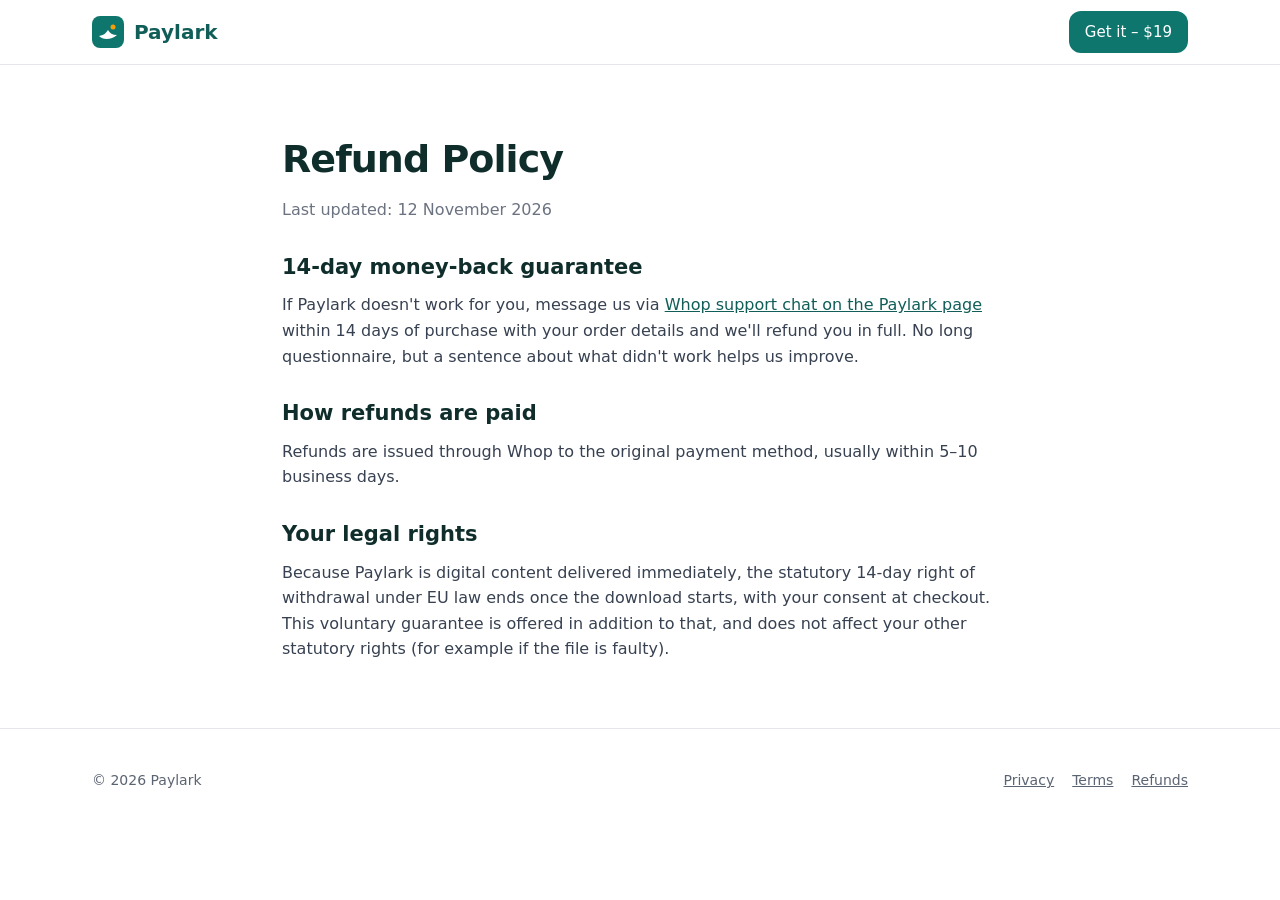
<file: refund.html>
<!doctype html><html lang="en"><head><meta charset="utf-8"><meta name="viewport" content="width=device-width,initial-scale=1"><title>Refund Policy – Paylark</title><link rel="icon" href="assets/logo.svg" type="image/svg+xml"><link rel="stylesheet" href="assets/styles.css"><meta name="robots" content="noindex"><link rel="canonical" href="https://paylarkhkq.github.io/refund.html">
</head><body>
<header class="nav"><div class="wrap"><a class="logo" href="index.html"><img src="assets/logo.svg" alt="" width="32" height="32">Paylark</a><nav><a class="btn sm" href="index.html#buy">Get it – $19</a></nav></div></header>
<main class="legal"><h1>Refund Policy</h1><p style="color:#6B7280">Last updated: 12 November 2026</p>
<h2>14-day money-back guarantee</h2><p>If Paylark doesn't work for you, message us via <a href="https://whop.com/canvaplate/paylark/">Whop support chat on the Paylark page</a> within 14 days of purchase with your order details and we'll refund you in full. No long questionnaire, but a sentence about what didn't work helps us improve.</p>
<h2>How refunds are paid</h2><p>Refunds are issued through Whop to the original payment method, usually within 5–10 business days.</p>
<h2>Your legal rights</h2><p>Because Paylark is digital content delivered immediately, the statutory 14-day right of withdrawal under EU law ends once the download starts, with your consent at checkout. This voluntary guarantee is offered in addition to that, and does not affect your other statutory rights (for example if the file is faulty).</p>
</main>
<footer><div class="wrap"><span>© 2026 Paylark</span><span><a href="privacy.html">Privacy</a><a href="terms.html">Terms</a><a href="refund.html">Refunds</a></span></div></footer><script data-goatcounter="https://gagostili.goatcounter.com/count" async src="//gc.zgo.at/count.js"></script>
</body></html>
</file>
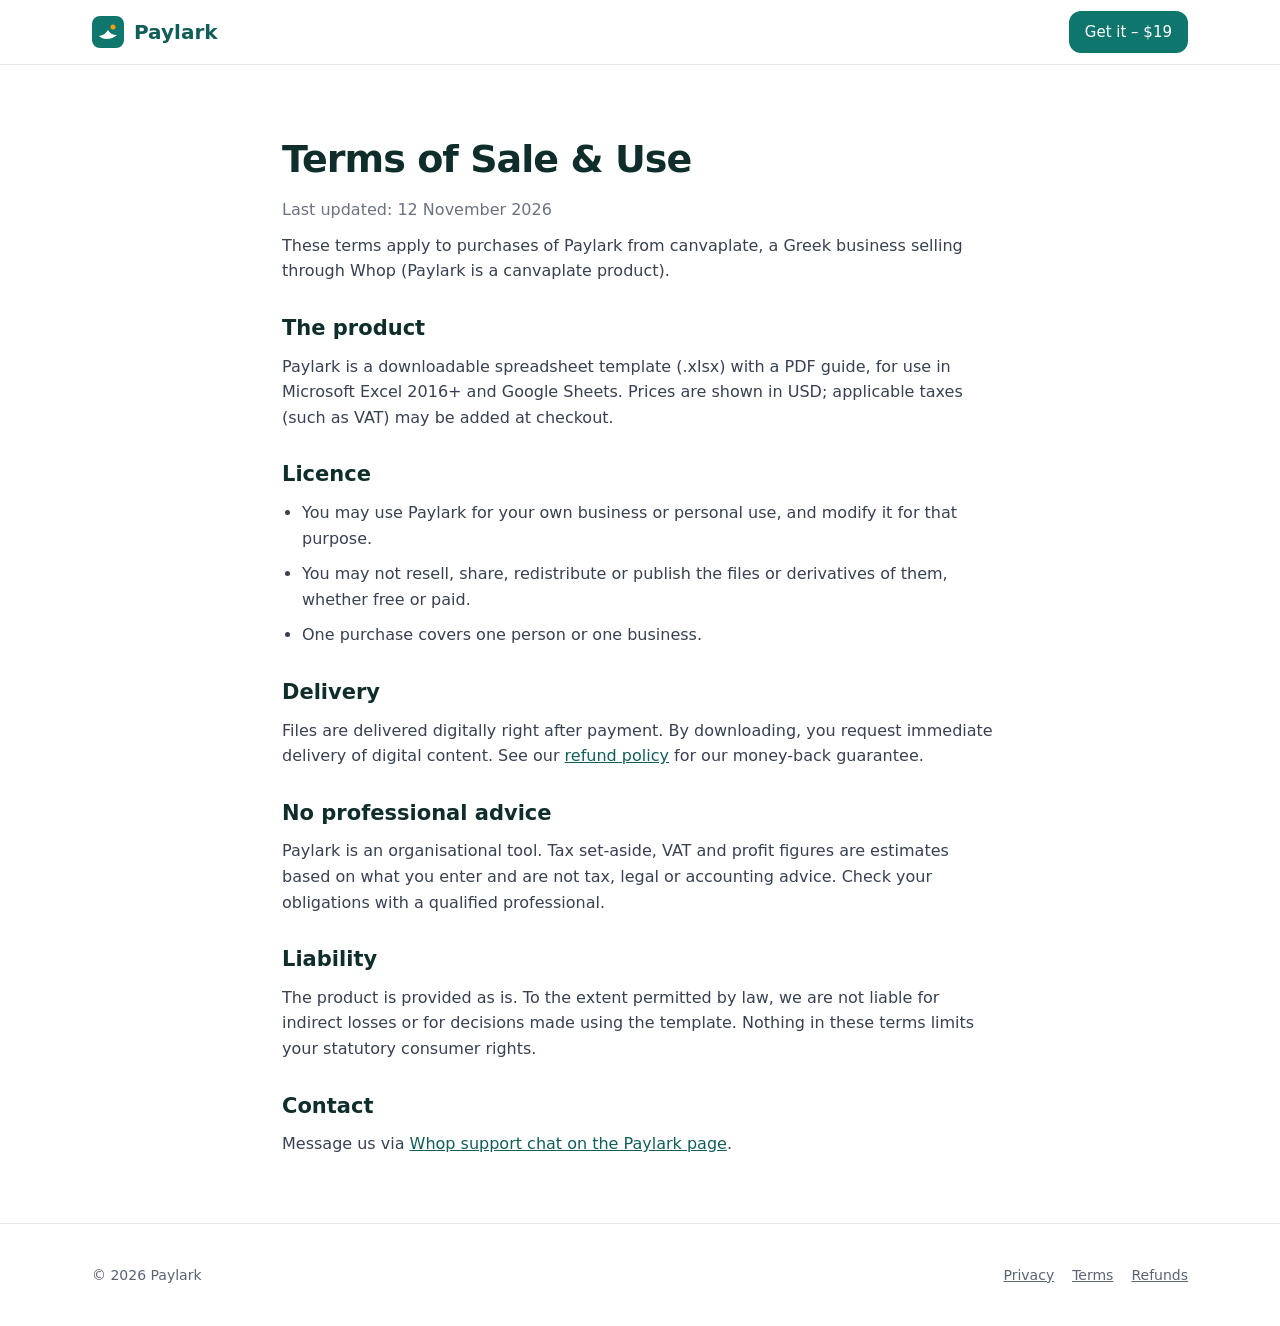
<file: terms.html>
<!doctype html><html lang="en"><head><meta charset="utf-8"><meta name="viewport" content="width=device-width,initial-scale=1"><title>Terms of Sale & Use – Paylark</title><link rel="icon" href="assets/logo.svg" type="image/svg+xml"><link rel="stylesheet" href="assets/styles.css"><meta name="robots" content="noindex"><link rel="canonical" href="https://paylarkhkq.github.io/terms.html">
</head><body>
<header class="nav"><div class="wrap"><a class="logo" href="index.html"><img src="assets/logo.svg" alt="" width="32" height="32">Paylark</a><nav><a class="btn sm" href="index.html#buy">Get it – $19</a></nav></div></header>
<main class="legal"><h1>Terms of Sale & Use</h1><p style="color:#6B7280">Last updated: 12 November 2026</p>
<p>These terms apply to purchases of Paylark from canvaplate, a Greek business selling through Whop (Paylark is a canvaplate product).</p>
<h2>The product</h2><p>Paylark is a downloadable spreadsheet template (.xlsx) with a PDF guide, for use in Microsoft Excel 2016+ and Google Sheets. Prices are shown in USD; applicable taxes (such as VAT) may be added at checkout.</p>
<h2>Licence</h2><ul><li>You may use Paylark for your own business or personal use, and modify it for that purpose.</li><li>You may not resell, share, redistribute or publish the files or derivatives of them, whether free or paid.</li><li>One purchase covers one person or one business.</li></ul>
<h2>Delivery</h2><p>Files are delivered digitally right after payment. By downloading, you request immediate delivery of digital content. See our <a href="refund.html">refund policy</a> for our money-back guarantee.</p>
<h2>No professional advice</h2><p>Paylark is an organisational tool. Tax set-aside, VAT and profit figures are estimates based on what you enter and are not tax, legal or accounting advice. Check your obligations with a qualified professional.</p>
<h2>Liability</h2><p>The product is provided as is. To the extent permitted by law, we are not liable for indirect losses or for decisions made using the template. Nothing in these terms limits your statutory consumer rights.</p>
<h2>Contact</h2><p>Message us via <a href="https://whop.com/canvaplate/paylark/">Whop support chat on the Paylark page</a>.</p>
</main>
<footer><div class="wrap"><span>© 2026 Paylark</span><span><a href="privacy.html">Privacy</a><a href="terms.html">Terms</a><a href="refund.html">Refunds</a></span></div></footer><script data-goatcounter="https://gagostili.goatcounter.com/count" async src="//gc.zgo.at/count.js"></script>
</body></html>
</file>
<file: assets/styles.css>
:root{--ink:#0F2E2B;--text:#1F2937;--muted:#5B6472;--acc:#0F766E;--acc-d:#115E59;--acc-l:#E6F4F1;--acc-xl:#F0FAF8;--amber:#F59E0B;--amber-l:#FEF3C7;--line:#E5E7EB;--r:14px}
*{box-sizing:border-box;margin:0;padding:0}
html{scroll-behavior:smooth}
body{font-family:Inter,ui-sans-serif,system-ui,-apple-system,"Segoe UI",Roboto,Helvetica,Arial,sans-serif;color:var(--text);line-height:1.6;-webkit-font-smoothing:antialiased;background:#fff}
img{max-width:100%;height:auto;display:block}
a{color:var(--acc-d)}
.wrap{max-width:1140px;margin:0 auto;padding:0 22px}
.nav{position:sticky;top:0;z-index:20;background:rgba(255,255,255,.88);backdrop-filter:saturate(1.4) blur(10px);border-bottom:1px solid var(--line)}
.nav .wrap{display:flex;align-items:center;justify-content:space-between;height:64px}
.logo{display:flex;align-items:center;gap:10px;font-weight:800;font-size:20px;color:var(--acc-d);text-decoration:none}
.logo img{width:32px;height:32px}
.nav nav a{color:var(--muted);text-decoration:none;font-weight:500;margin-left:24px;font-size:15px}
.nav nav a:hover{color:var(--acc-d)}
.btn{display:inline-flex;align-items:center;justify-content:center;gap:8px;background:var(--acc);color:#fff;font-weight:700;text-decoration:none;border-radius:12px;padding:14px 24px;font-size:17px;box-shadow:0 8px 20px rgba(15,118,110,.25);transition:transform .15s,background .15s}
.btn:hover{background:var(--acc-d);transform:translateY(-1px)}
.btn.sm{padding:9px 16px;font-size:15px;box-shadow:none;margin-left:24px}
.btn.ghost{background:#fff;color:var(--acc-d);border:1px solid #CCEFEA;box-shadow:none}
.hero{background:radial-gradient(900px 500px at 90% 0,#FEF3C7 0,rgba(254,243,199,0) 60%),linear-gradient(170deg,var(--acc-xl),#fff 70%);padding:72px 0 40px;overflow:hidden}
.hero .wrap{display:grid;grid-template-columns:1fr 1.15fr;gap:48px;align-items:center}
.eyebrow{display:inline-block;background:#fff;border:1px solid #CCEFEA;color:var(--acc-d);border-radius:999px;padding:6px 14px;font-weight:600;font-size:14px}
h1{font-size:clamp(36px,5vw,56px);line-height:1.06;letter-spacing:-.025em;color:var(--ink);margin:18px 0}
h1 em{font-style:normal;color:var(--acc)}
.lead{font-size:19px;color:var(--muted);max-width:520px}
.cta{display:flex;flex-wrap:wrap;align-items:center;gap:14px;margin-top:28px}
.price-note{font-size:14px;color:var(--muted)}
.price-note b{color:var(--ink);font-size:18px}
.checks{list-style:none;display:flex;flex-wrap:wrap;gap:8px 18px;margin-top:22px;font-size:15px;color:var(--text)}
.checks li::before{content:"✓";color:var(--acc);font-weight:800;margin-right:6px}
.hero-img{filter:drop-shadow(0 0 0 transparent)}
section{padding:84px 0}
.sec-h{text-align:center;max-width:720px;margin:0 auto 46px}
.sec-h h2{font-size:clamp(28px,3.4vw,40px);line-height:1.15;letter-spacing:-.02em;color:var(--ink)}
.sec-h p{color:var(--muted);font-size:18px;margin-top:12px}
.kicker{color:var(--acc);font-weight:700;text-transform:uppercase;letter-spacing:.08em;font-size:13px;margin-bottom:10px}
.problem{background:#fff}
.grid3{display:grid;grid-template-columns:repeat(3,1fr);gap:22px}
.card{background:#fff;border:1px solid var(--line);border-radius:var(--r);padding:26px}
.card h3{font-size:19px;color:var(--ink);margin:10px 0 6px}
.card p{color:var(--muted);font-size:15.5px}
.ico{width:44px;height:44px;border-radius:12px;background:var(--acc-l);display:grid;place-items:center;font-size:22px}
.features{background:var(--acc-xl)}
.feat{display:grid;grid-template-columns:1fr 1.25fr;gap:48px;align-items:center;margin-bottom:72px}
.feat:last-child{margin-bottom:0}
.feat.rev{grid-template-columns:1.25fr 1fr}
.feat.rev .txt{order:2}
.feat h3{font-size:28px;line-height:1.2;color:var(--ink);letter-spacing:-.015em;margin-bottom:12px}
.feat p{color:var(--muted);font-size:17px}
.feat ul{list-style:none;margin-top:16px}
.feat li{padding:5px 0 5px 28px;position:relative}
.feat li::before{content:"";position:absolute;left:0;top:11px;width:16px;height:16px;border-radius:50%;background:var(--acc) url("data:image/svg+xml,%3Csvg xmlns='http://www.w3.org/2000/svg' viewBox='0 0 16 16'%3E%3Cpath d='M4 8.5l2.5 2.5L12 5.5' stroke='white' stroke-width='2' fill='none'/%3E%3C/svg%3E")}
.shot{background:#fff;border-radius:var(--r);box-shadow:0 20px 50px rgba(15,61,57,.14);border:1px solid #DDE7E5;overflow:hidden}
.shot .bar{height:28px;background:#F3F6F5;border-bottom:1px solid var(--line);display:flex;gap:6px;align-items:center;padding:0 12px}
.shot .bar i{width:9px;height:9px;border-radius:50%;background:#D1D5DB}
.shot.paper{max-width:360px;margin:0 auto}
.gallery{display:grid;grid-template-columns:repeat(3,1fr);gap:20px}
.gallery figure{background:#fff;border:1px solid var(--line);border-radius:var(--r);overflow:hidden}
.gallery .thumb{height:210px;overflow:hidden;border-bottom:1px solid var(--line)}
.gallery .thumb img{width:100%;object-fit:cover;object-position:top left;height:100%}
.gallery figcaption{padding:14px 16px;font-weight:700;color:var(--acc-d)}
.gallery figcaption span{display:block;font-weight:400;color:var(--muted);font-size:14px}
.incl{display:grid;grid-template-columns:1.1fr .9fr;gap:40px;align-items:start}
.incl ul{list-style:none}
.incl li{display:flex;gap:14px;padding:14px 0;border-bottom:1px solid var(--line)}
.incl li b{color:var(--ink)}
.incl li span{color:var(--muted);font-size:15px;display:block}
.buybox{background:#fff;border:2px solid var(--acc);border-radius:20px;padding:32px;box-shadow:0 24px 60px rgba(15,118,110,.15);position:sticky;top:90px}
.buybox .amt{font-size:56px;font-weight:800;color:var(--ink);letter-spacing:-.03em;line-height:1}
.buybox .amt small{font-size:18px;color:var(--muted);font-weight:500;letter-spacing:0}
.buybox ul{list-style:none;margin:20px 0 24px}
.buybox li{padding:5px 0;font-size:15.5px}
.buybox li::before{content:"✓";color:var(--acc);font-weight:800;margin-right:8px}
.buybox .btn{width:100%}
.buybox .fine{font-size:13px;color:var(--muted);text-align:center;margin-top:12px}
.steps{display:grid;grid-template-columns:repeat(4,1fr);gap:20px;counter-reset:s}
.steps div{background:#fff;border:1px solid var(--line);border-radius:var(--r);padding:22px;counter-increment:s}
.steps div::before{content:counter(s);display:grid;place-items:center;width:34px;height:34px;border-radius:50%;background:var(--acc);color:#fff;font-weight:800;margin-bottom:10px}
.steps h3{font-size:17px;color:var(--ink)}.steps p{font-size:15px;color:var(--muted)}
.faq{max-width:820px;margin:0 auto}
details{border-bottom:1px solid var(--line);padding:18px 4px}
summary{cursor:pointer;font-weight:700;font-size:17.5px;color:var(--ink);list-style:none;display:flex;justify-content:space-between;gap:20px}
summary::-webkit-details-marker{display:none}
summary::after{content:"+";color:var(--acc);font-size:24px;line-height:1}
details[open] summary::after{content:"–"}
details p{color:var(--muted);margin-top:10px}
.final{background:linear-gradient(160deg,var(--acc-d),var(--acc));color:#fff;text-align:center;border-radius:24px;padding:64px 28px}
.final h2{font-size:clamp(28px,3.4vw,40px);letter-spacing:-.02em;line-height:1.15}
.final p{opacity:.9;font-size:18px;margin:12px auto 26px;max-width:560px}
.final .btn{background:#fff;color:var(--acc-d)}
.final .btn:hover{background:var(--amber-l)}
footer{padding:40px 0;color:var(--muted);font-size:14px;border-top:1px solid var(--line)}
footer .wrap{display:flex;justify-content:space-between;flex-wrap:wrap;gap:12px}
footer a{color:var(--muted);margin-left:18px}
.legal{max-width:760px;margin:0 auto;padding:56px 22px}
.legal h1{font-size:38px}.legal h2{font-size:21px;color:var(--ink);margin:28px 0 8px}.legal p,.legal li{color:#374151;margin-bottom:10px}.legal ul{margin-left:20px}
.ph{background:var(--amber-l);padding:0 4px;border-radius:4px}
@media (max-width:900px){
 .hero .wrap,.feat,.feat.rev,.incl{grid-template-columns:1fr}
 .feat.rev .txt{order:0}
 .grid3,.gallery{grid-template-columns:1fr 1fr}
 .steps{grid-template-columns:1fr 1fr}
 .nav nav a:not(.btn){display:none}
 .buybox{position:static}
 section{padding:64px 0}
}
@media (max-width:560px){.grid3,.gallery,.steps{grid-template-columns:1fr}.hero{padding-top:44px}.lead{font-size:17px}}
.nav nav a.btn{color:#fff}

.duo{display:grid;grid-template-columns:1fr 1fr;gap:24px;margin-top:40px;align-items:start}
.duo figure{background:#fff;border:1px solid var(--line);border-radius:var(--r);overflow:hidden}
.duo img{width:100%;aspect-ratio:4/5;object-fit:cover}
.duo figcaption{padding:14px 18px;color:var(--muted);font-size:15px}
@media (max-width:560px){.duo{grid-template-columns:1fr}}

/* Free overdue-invoice tracker */
.free-sec{background:#fff;padding:84px 0}
.freebox{background:var(--acc-xl);border:1px solid #CCEFEA;border-radius:24px;padding:40px 40px 32px;box-shadow:0 20px 50px rgba(15,61,57,.08)}
.freebox .intro{max-width:720px;margin:0 auto 28px;text-align:center}
.freebox .intro h2{font-size:clamp(28px,3.4vw,40px);line-height:1.15;letter-spacing:-.02em;color:var(--ink)}
.freebox .intro p{color:var(--muted);font-size:18px;margin-top:12px}
.freebox .checks{justify-content:center}
.freebox .cta{justify-content:center;margin-top:22px}
.free-upgrade{text-align:center;color:var(--muted);font-size:15px;max-width:680px;margin:18px auto 0;line-height:1.55}
.free-shot{margin-top:28px;background:#fff;border-radius:var(--r);box-shadow:0 20px 50px rgba(15,61,57,.14);border:1px solid #DDE7E5;overflow:hidden}
.free-shot img{width:100%;height:auto;display:block}
@media (max-width:900px){
 .freebox{padding:28px 20px 20px}
}
</file>
